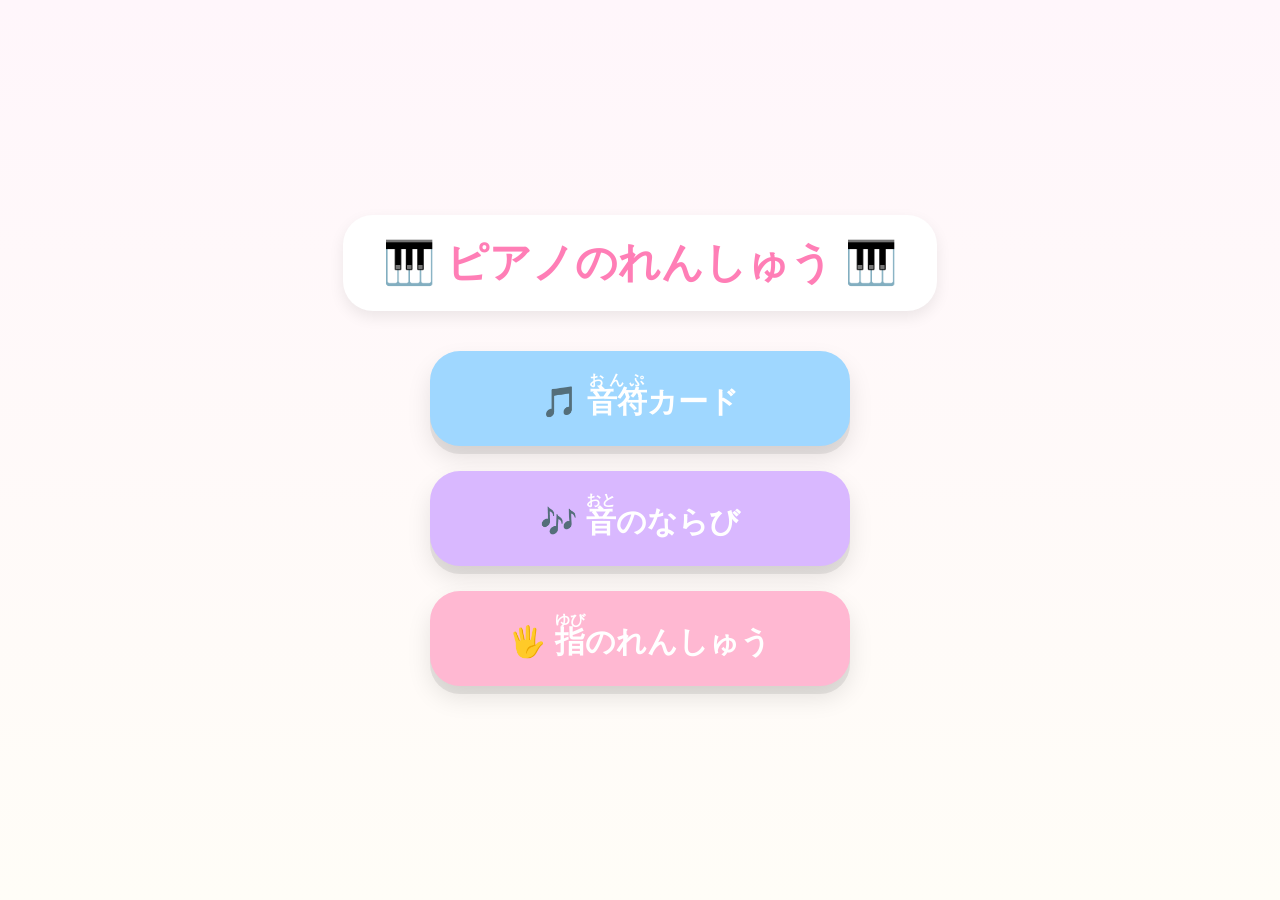
<file: index.html>
<!DOCTYPE html>
<html lang="ja">
<head>
<meta charset="UTF-8">
<meta name="viewport" content="width=device-width, initial-scale=1.0">

<title>ピアノれんしゅう</title>

<style>

body{
    margin:0;

    background:linear-gradient(
        180deg,
        #fff6fb 0%,
        #fffdf7 100%
    );

    display:flex;
    justify-content:center;
    align-items:center;

    height:100vh;

    font-family:
    "Hiragino Maru Gothic ProN",
    "Yu Gothic",
    sans-serif;
}

.container{
    display:flex;
    flex-direction:column;
    align-items:center;
}

/* タイトル */

.title{

    background:white;

    padding:20px 40px;

    border-radius:30px;

    margin-bottom:40px;

    font-size:42px;
    font-weight:bold;

    color:#ff7eb6;

    box-shadow:
        0 6px 15px rgba(0,0,0,0.08);

    text-align:center;
}

/* メニュー */

.menu{
    display:flex;
    flex-direction:column;
    gap:25px;
}

/* ボタン共通 */

.menu button{

    width:420px;
    height:95px;

    border:none;
    border-radius:30px;

    font-size:30px;
    font-weight:bold;

    color:white;

    cursor:pointer;

    transition:0.25s;

    box-shadow:
        0 8px 0 rgba(0,0,0,0.08),
        0 12px 24px rgba(0,0,0,0.10);
}

/* ホバー */

.menu button:hover{

    transform:
        translateY(-4px)
        scale(1.02);

    box-shadow:
        0 12px 0 rgba(0,0,0,0.07),
        0 18px 30px rgba(0,0,0,0.12);
}

/* 押した時 */

.menu button:active{

    transform:translateY(6px);

    box-shadow:
        0 2px 0 rgba(0,0,0,0.08),
        0 4px 10px rgba(0,0,0,0.10);
}

/* 音符カード */

.note{
    background:#9fd7ff;
}

/* 音のならび */

.scale{
    background:#d9b8ff;
}

/* 指のれんしゅう */

.finger{
    background:#ffb8d2;
}

</style>

<link rel="manifest" href="manifest.json">
<meta name="theme-color" content="#ffb8d2">

</head>

<body>

<div class="container">

    <div class="title">
        🎹 ピアノのれんしゅう 🎹
    </div>

    <div class="menu">

       <button
    class="note"
    onclick="location.href='note.html'">
    🎵 <ruby>音符<rt>おんぷ</rt></ruby>カード
</button>

<button
    class="scale"
    onclick="location.href='sound.html'">
    🎶 <ruby>音<rt>おと</rt></ruby>のならび
</button>

<button
    class="finger"
    onclick="location.href='finger.html'">
    🖐️ <ruby>指<rt>ゆび</rt></ruby>のれんしゅう
</button>

    </div>

</div>
<script>
if ("serviceWorker" in navigator) {
  navigator.serviceWorker.register("service-worker.js");
}
</script>
</body>
</html>
</file>
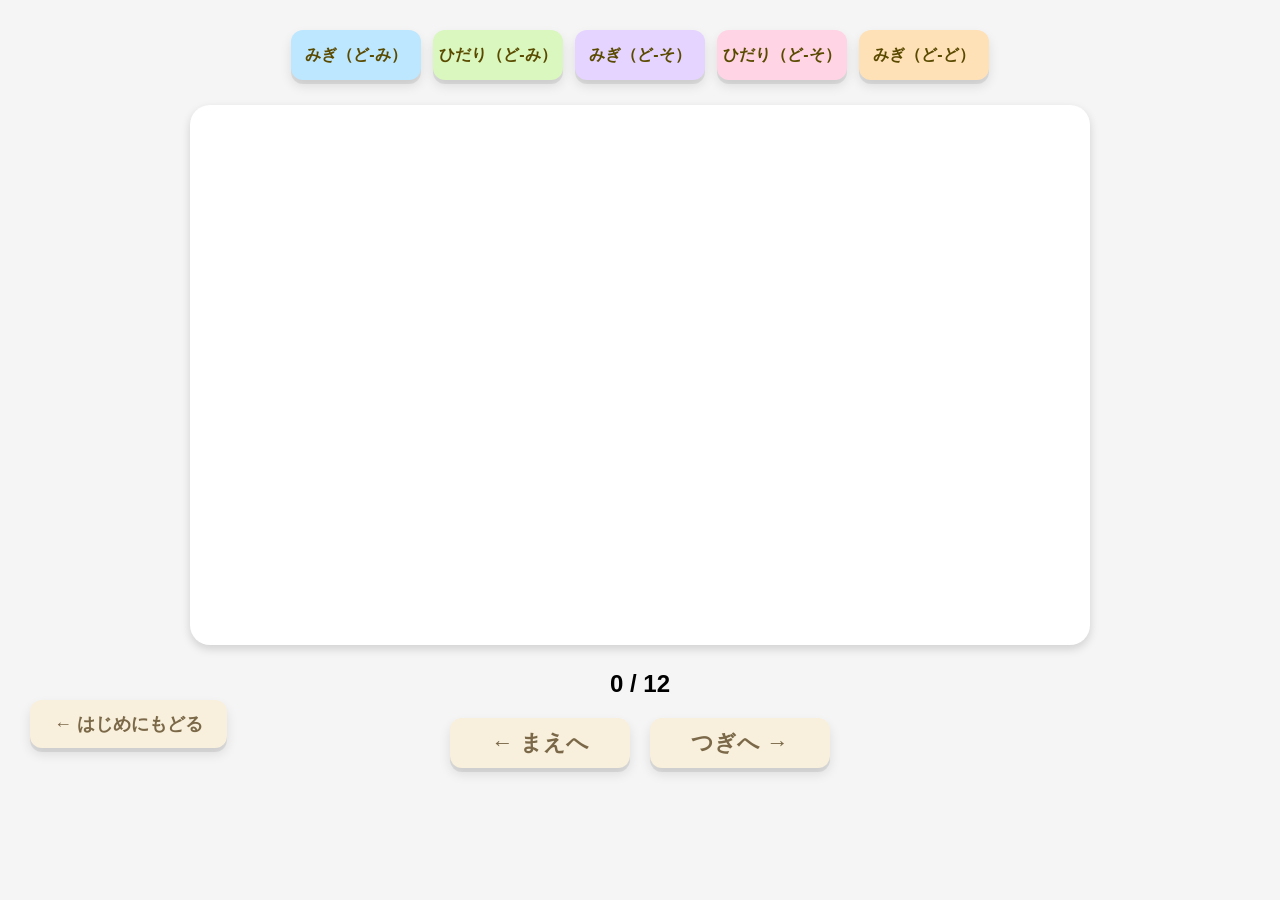
<file: finger.html>
<!DOCTYPE html>
<html lang="ja">

<head>
    <meta charset="UTF-8">
    <meta name="viewport" content="width=device-width, initial-scale=1.0">
    <title>指のれんしゅう</title>
    <link rel="stylesheet" href="style.css">
</head>

<body>

    <!DOCTYPE html>

<html lang="ja">
<head>
    <meta charset="UTF-8">
    <meta name="viewport" content="width=device-width, initial-scale=1.0">
    <title>指のれんしゅう</title>
    <link rel="stylesheet" href="style.css">
</head>

<body>

<button
    class="menu-button"
    onclick="location.href='index.html'">
    ← はじめにもどる
</button>

<div class="buttons">

    <button class="lv1" onclick="setLevel(1)">みぎ（ど-み）</button>
    <button class="lv2" onclick="setLevel(2)">ひだり（ど-み）</button>
    <button class="lv3" onclick="setLevel(3)">みぎ（ど-そ）</button>
    <button class="lv4" onclick="setLevel(4)">ひだり（ど-そ）</button>
    <button class="lv5" onclick="setLevel(5)">みぎ（ど-ど）</button>

</div>

<!-- カードエリア -->
<div class="game-area">

    <div id="card"></div>

    <div id="progress">0 / 0</div>

    <div class="control-buttons">

        <button
            class="prev-button"
            onclick="showPreviousCard()">
            ← まえへ
        </button>

        <button
            class="next-button"
            onclick="showRandomCard()">
            つぎへ →
        </button>

    </div>

</div>

<script src="finger.js"></script>

</body>
</html>
</file>
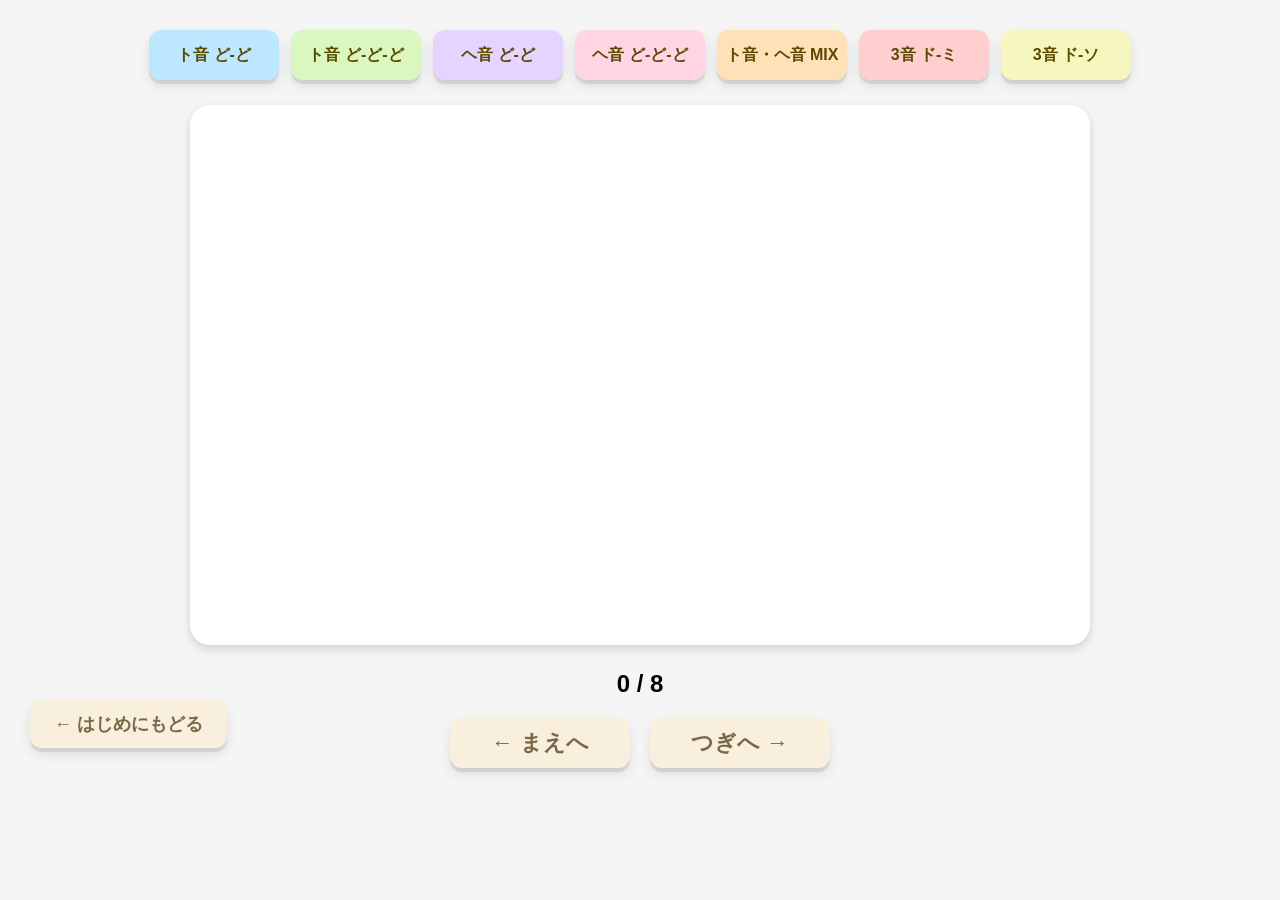
<file: note.html>
<!DOCTYPE html>

<html lang="ja">
<head>
    <meta charset="UTF-8">
    <meta name="viewport" content="width=device-width, initial-scale=1.0">
    <title>音符カード</title>
    <link rel="stylesheet" href="style.css">
</head>

<body>

<!-- メニューへ戻る -->
<button
    class="menu-button"
    onclick="location.href='index.html'">
    ← はじめにもどる
</button>

<!-- レベルボタン -->
<div class="buttons">

    <button class="lv1" onclick="setLevel(1)">
        ト音 ど-ど
    </button>

    <button class="lv2" onclick="setLevel(2)">
        ト音 ど-ど-ど
    </button>

    <button class="lv3" onclick="setLevel(3)">
        ヘ音 ど-ど
    </button>

    <button class="lv4" onclick="setLevel(4)">
        ヘ音 ど-ど-ど
    </button>

    <button class="lv5" onclick="setLevel(5)">
        ト音・ヘ音 MIX
    </button>

    <button class="lv6" onclick="setLevel(6)">
        3音 ド-ミ
    </button>

    <button class="lv7" onclick="setLevel(7)">
        3音 ド-ソ
    </button>

</div>

<!-- カードエリア -->
<div class="game-area">

    <div id="card"></div>

    <div id="progress">0 / 0</div>

    <div class="control-buttons">

        <button
            class="prev-button"
            onclick="showPreviousCard()">
            ← まえへ
        </button>

        <button
            class="next-button"
            onclick="showNextCard()">
            つぎへ →
        </button>

    </div>

</div>

<script src="app.js"></script>

</body>
</html>
</file>
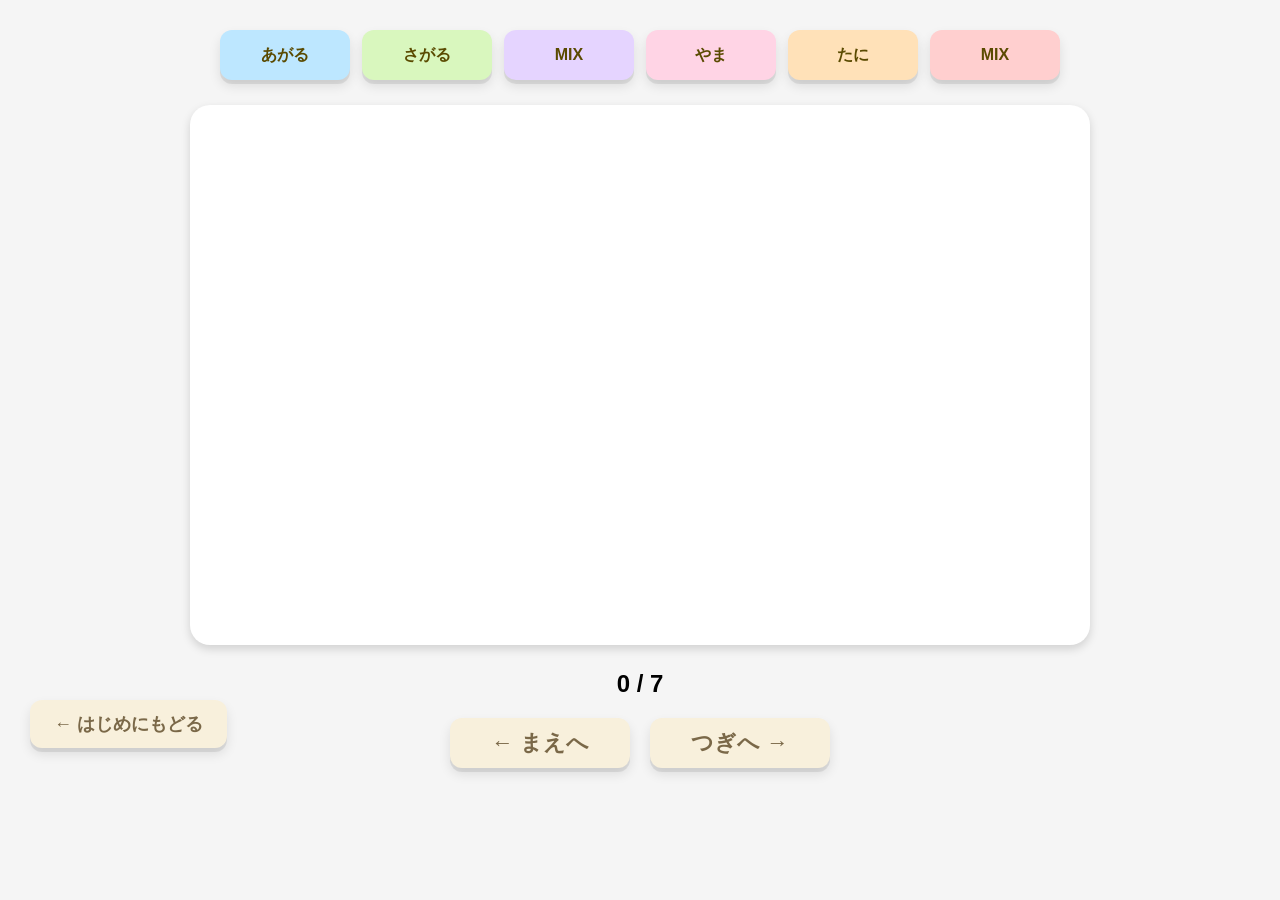
<file: sound.html>
<!DOCTYPE html>
<html lang="ja">

<head>
    <meta charset="UTF-8">
    <meta name="viewport" content="width=device-width, initial-scale=1.0">
    <title>音のならび</title>
    <link rel="stylesheet" href="style.css">
</head>

<body>

   <!DOCTYPE html>

<html lang="ja">
<head>
    <meta charset="UTF-8">
    <meta name="viewport" content="width=device-width, initial-scale=1.0">
    <title>音のならび</title>
    <link rel="stylesheet" href="style.css">
</head>

<body>

<button
    class="menu-button"
    onclick="location.href='index.html'">
    ← はじめにもどる
</button>

<div class="buttons">

    <button class="lv1" onclick="setLevel(1)">あがる</button>
    <button class="lv2" onclick="setLevel(2)">さがる</button>
    <button class="lv3" onclick="setLevel(3)">MIX</button>
    <button class="lv4" onclick="setLevel(4)">やま</button>
    <button class="lv5" onclick="setLevel(5)">たに</button>
    <button class="lv6" onclick="setLevel(6)">MIX</button>

</div>

<!-- カードエリア -->
<div class="game-area">

    <div id="card"></div>

    <div id="progress">0 / 0</div>

    <div class="control-buttons">

        <button
            class="prev-button"
            onclick="showPreviousCard()">
            ← まえへ
        </button>

        <button
            class="next-button"
            onclick="showRandomCard()">
            つぎへ →
        </button>

    </div>

</div>

<script src="sound.js"></script>

</body>
</html>
</file>
<file: style.css>
body {
margin: 0;
background: #f5f5f5;
font-family: sans-serif;
}

/* =========================
レベルボタン
========================= */

.buttons {
display: flex;
justify-content: center;
gap: 12px;
margin-top: 30px;
flex-wrap: wrap;
}

.buttons button {
width: 130px;
height: 50px;

border: none;
border-radius: 12px;

color: #5a4a00;

font-size: 16px;
font-weight: bold;

cursor: pointer;

transition: 0.2s;

box-shadow:
    0 4px 0 rgba(0,0,0,0.08),
    0 6px 12px rgba(0,0,0,0.10);
}

.buttons button:hover {
transform: translateY(-2px);

box-shadow:
    0 6px 0 rgba(0,0,0,0.07),
    0 10px 16px rgba(0,0,0,0.12);
}

/* レベル別カラー */

.lv1 {
background: #bde7ff;
}

.lv2 {
background: #d9f7be;
}

.lv3 {
background: #e5d4ff;
}

.lv4 {
background: #ffd4e5;
}

.lv5 {
background: #ffe1b8;
}

.lv6 {
background: #ffcfcf;
}

.lv7 {
background: #f5f7be;
}

/* =========================
共通メインエリア
========================= */

.game-area {
width: 100%;

display: flex;
flex-direction: column;
align-items: center;

margin-top: 20px;

}

/* =========================
共通カード
========================= */

#card {
width: 700px;
height: 420px;

background: white;

border-radius: 20px;

box-shadow: 0 4px 10px rgba(0, 0, 0, 0.15);

display: flex;
justify-content: center;
align-items: center;

margin: 15px auto;

cursor: pointer;

overflow: hidden;

}

/* =========================
画像共通
========================= */

.note-image,
.sound-image,
.finger-image {

max-width: 95%;
max-height: 95%;

width: auto;
height: auto;

object-fit: contain;

}

/* =========================
進捗表示
========================= */

#progress {
margin-top: 10px;

font-size: 20px;
font-weight: bold;

text-align: center;

}

/* =========================
まえへ・つぎへボタン
========================= */

.control-buttons {

    display: flex;

    justify-content: center;

    gap: 20px;

    margin-top: 10px;
}

.prev-button,
.next-button {

    width: 160px;
    height: 45px;

    border: none;
    border-radius: 12px;

    background: #f8f0dc;
    color: #7a6848;

    font-size: 16px;
    font-weight: bold;

    cursor: pointer;

    transition: 0.2s;

    box-shadow:
        0 4px 0 rgba(0,0,0,0.08),
        0 6px 12px rgba(0,0,0,0.10);
}

.prev-button {
    position: static;
}
/* =========================
メニューへ戻るボタン
========================= */

.menu-button {

position: fixed;

left: 30px;
top: 730px;

padding: 12px 24px;

border: none;
border-radius: 12px;

background: #f8f0dc;
    color: #7a6848;

font-size: 18px;
font-weight: bold;

cursor: pointer;

z-index: 999;

box-shadow:
    0 4px 0 rgba(0,0,0,0.08),
    0 6px 12px rgba(0,0,0,0.10);

transition: 0.2s;
}

.menu-button:hover {

transform: translateY(-2px);

box-shadow:
    0 6px 0 rgba(0,0,0,0.07),
    0 10px 16px rgba(0,0,0,0.12);
}

/* =========================
ページタイトル
========================= */

.page-title {

text-align: center;

margin-top: 50px;

font-size: 48px;
font-weight: bold;
}

/* =========================
音のならび用
========================= */

.sound-card {

display: flex;
justify-content: center;
align-items: center;

gap: 30px;

margin-top: 120px;

}

.circle {

width: 180px;
height: 180px;

border: 4px solid black;
border-radius: 50%;

display: flex;
justify-content: center;
align-items: center;

background: white;

font-size: 80px;
font-weight: bold;
}

/* =========================
iPad横向き専用レイアウト
========================= */

@media screen
and (min-width: 1024px)
and (orientation: landscape) {

    /* 全体を少し上へ */

    .game-area {

        margin-top: 10px;
    }

    /* カードを大きく */

    #card {

        width: 900px;
        height: 540px;

        margin: 15px auto;
    }

    /* 進捗 */

    #progress {

        margin-top: 10px;

        font-size: 24px;
    }

    /* まえへ・つぎへ */

    .control-buttons {

        margin-top:  20px;
    }

    .prev-button,
    .next-button {

        width: 180px;
        height: 50px;

        font-size: 18px;
        font-size: 22px;
    }

    /* はじめにもどる */

    .menu-button {

        position: fixed;
        left: 30px;
        top: 700px;
    }

}
</file>
